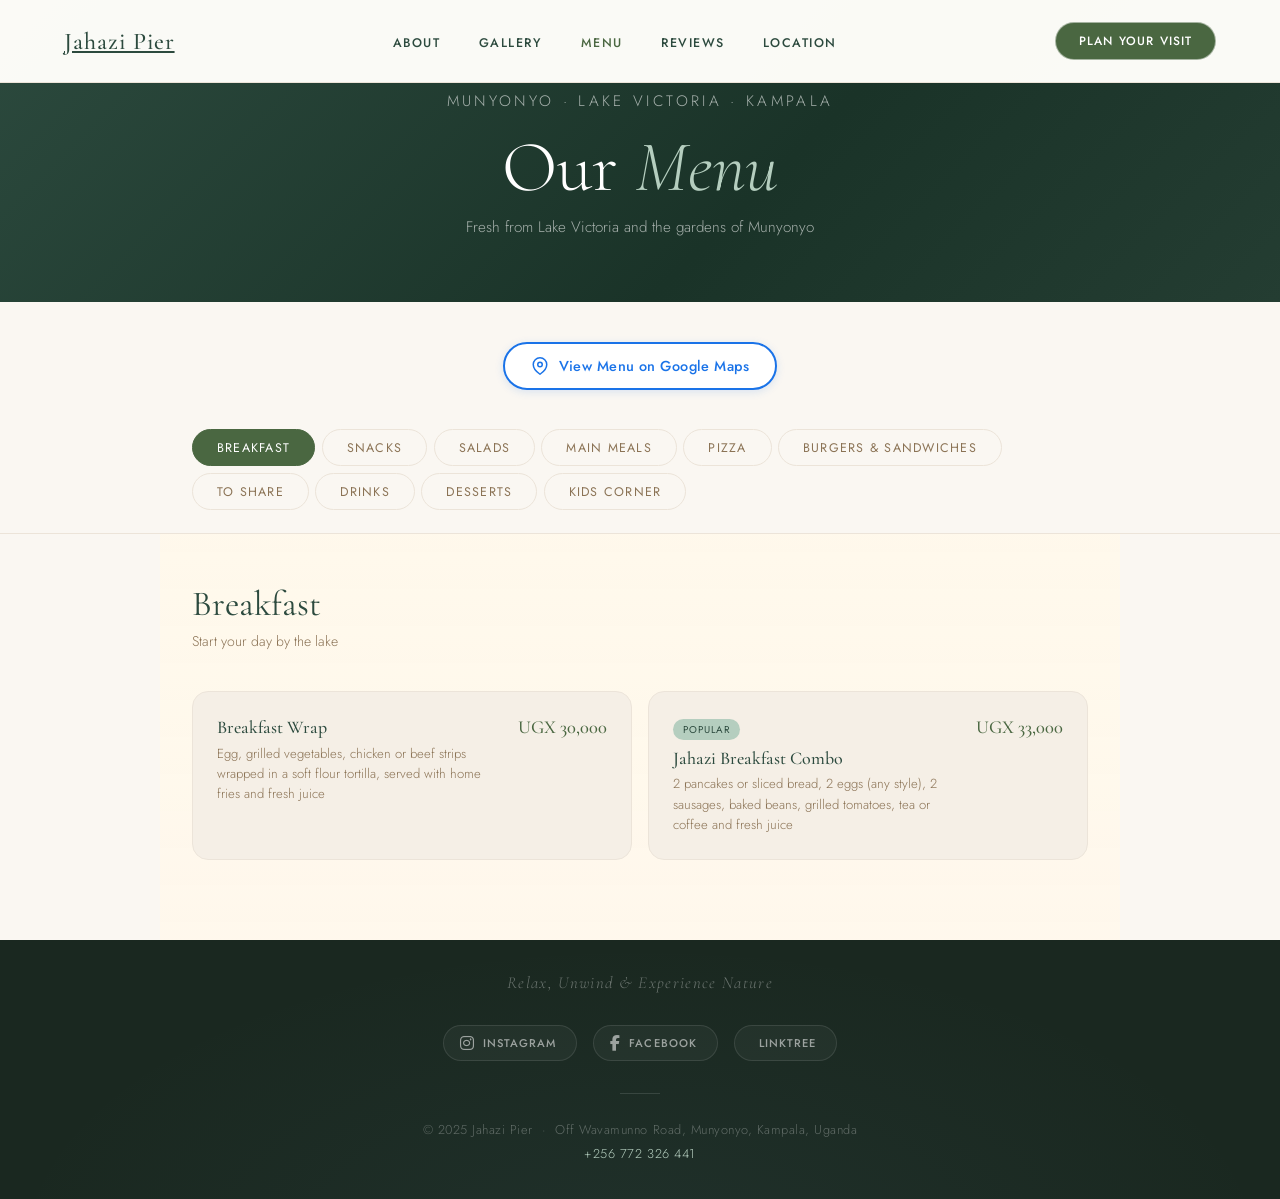
<file: menu.html>
<!DOCTYPE html>
<html lang="en">
<head>
  <meta charset="UTF-8" />
  <meta name="viewport" content="width=device-width, initial-scale=1.0" />
  <title>Menu — Jahazi Pier, Lake Victoria</title>
  <meta name="description" content="Explore the full menu at Jahazi Pier — fresh lake fish, East African mains, tropical drinks and desserts. Kampala's finest lakeside dining." />
  <link rel="preconnect" href="https://fonts.googleapis.com" />
  <link rel="preconnect" href="https://fonts.gstatic.com" crossorigin />
  <link href="https://fonts.googleapis.com/css2?family=Cormorant+Garamond:ital,wght@0,300;0,400;0,500;0,600;1,300;1,400&family=Jost:wght@300;400;500&display=swap" rel="stylesheet" />
  <link rel="stylesheet" href="styles.css" />
  <!-- Font Awesome 6 — brand icons -->
  <link rel="stylesheet" href="https://cdnjs.cloudflare.com/ajax/libs/font-awesome/6.5.2/css/all.min.css" integrity="sha512-SnH5WK+bZxgPHs44uWIX+LLJAJ9/2PkPKZ5QiAj6Ta86w+fsb2TkcmfRyVX3pBnMFcV7oQPJkl9QevSCWr3W==" crossorigin="anonymous" referrerpolicy="no-referrer" />

  <style>
    /* ── SECTION BACKGROUND IMAGES ── */
    #section-breakfast {
      background-image:
        linear-gradient(to bottom, rgba(255,248,235,0.92), rgba(255,248,235,0.88)),
        url('https://images.unsplash.com/photo-1533089860892-a7c6f0a88666?w=1400&q=80');
      background-size: cover;
      background-position: center;
    }
    #section-snacks {
      background-image:
        linear-gradient(to bottom, rgba(255,245,230,0.92), rgba(255,245,230,0.88)),
        url('img/snacks.jpeg');
      background-size: cover;
      background-position: center;
    }
    #section-salads {
      background-image:
        linear-gradient(to bottom, rgba(235,245,235,0.92), rgba(235,245,235,0.88)),
        url('img/salads.jpeg');
      background-size: cover;
      background-position: center;
    }
    #section-mains {
      background-image:
        linear-gradient(to bottom, rgba(240,235,225,0.92), rgba(240,235,225,0.88)),
        url('img/mainmeals.jpeg');
      background-size: cover;
      background-position: center;
    }
    #section-pizza {
      background-image:
        linear-gradient(to bottom, rgba(255,245,235,0.92), rgba(255,245,235,0.88)),
        url('img/pizza.jpeg');
      background-size: cover;
      background-position: center;
    }
    #section-burgers {
      background-image:
        linear-gradient(to bottom, rgba(255,245,230,0.93), rgba(255,245,230,0.88)),
        url('img/burger_sandwichs.jpeg');
      background-size: cover;
      background-position: center;
    }
    #section-toshare {
      background-image:
        linear-gradient(to bottom, rgba(245,238,228,0.92), rgba(245,238,228,0.88)),
        url('img/toshare.jpeg');
      background-size: cover;
      background-position: center;
    }
    #section-drinks {
      background-image:
        linear-gradient(to bottom, rgba(235,245,250,0.92), rgba(235,245,250,0.88)),
        url('img/drinks.jpeg');
      background-size: cover;
      background-position: center;
    }
    #section-desserts {
      background-image:
        linear-gradient(to bottom, rgba(255,245,240,0.92), rgba(255,245,240,0.88)),
        url('img/desserts.jpeg');
      background-size: cover;
      background-position: center;
    }
    #section-kids {
      background-image:
        linear-gradient(to bottom, rgba(245,250,255,0.92), rgba(245,250,255,0.88)),
        url('img/kidscorner.jpeg');
      background-size: cover;
      background-position: center;
    }

    /* ── GOOGLE MAPS BUTTON ── */
    .gmaps-btn-wrapper {
      display: flex;
      justify-content: center;
      padding: 2.5rem 1rem 1rem;
    }
    .gmaps-btn {
      display: inline-flex;
      align-items: center;
      gap: 0.6rem;
      background: #fff;
      border: 2px solid #1a73e8;
      color: #1a73e8;
      font-family: 'Jost', sans-serif;
      font-size: 0.9rem;
      font-weight: 500;
      letter-spacing: 0.03em;
      padding: 0.75rem 1.6rem;
      border-radius: 50px;
      text-decoration: none;
      transition: background 0.2s, color 0.2s, box-shadow 0.2s;
      box-shadow: 0 2px 8px rgba(26,115,232,0.15);
    }
    .gmaps-btn:hover {
      background: #1a73e8;
      color: #fff;
      box-shadow: 0 4px 16px rgba(26,115,232,0.3);
    }
    .gmaps-btn svg {
      width: 18px;
      height: 18px;
      flex-shrink: 0;
    }

    /* ── EXTRAS NOTE ── */
    .menu-extras-note {
      text-align: center;
      font-family: 'Jost', sans-serif;
      font-size: 0.85rem;
      color: #888;
      font-style: italic;
      padding: 0.5rem 1rem 2rem;
    }
    .menu-extras-note strong {
      color: #555;
      font-style: normal;
    }

    /* ── PRICE RANGE (for items with multiple sizes) ── */
    .dish-price-range {
      font-family: 'Jost', sans-serif;
      font-size: 0.8rem;
      color: #999;
      margin-top: 0.15rem;
    }

    /* ── TABS SCROLLABLE ON MOBILE ── */
    @media (max-width: 700px) {
      .menu-tabs {
        overflow-x: auto;
        -webkit-overflow-scrolling: touch;
        scrollbar-width: none;
        flex-wrap: nowrap;
        justify-content: flex-start;
        padding: 1rem;
      }
      .menu-tabs::-webkit-scrollbar { display: none; }
      .menu-tab { flex-shrink: 0; }
    }
  </style>
</head>
<body class="menu-page">

<!-- ── NAVIGATION ── -->
<nav id="navbar" class="scrolled">
  <a href="index.html" class="nav-logo">Jahazi Pier</a>
  <ul class="nav-links">
    <li><a href="index.html#about">About</a></li>
    <li><a href="index.html#gallery">Gallery</a></li>
    <li><a href="menu.html" style="color: var(--forest);">Menu</a></li>
    <li><a href="index.html#reviews">Reviews</a></li>
    <li><a href="index.html#location">Location</a></li>
  </ul>
  <a href="index.html#contact" class="nav-cta">Plan Your Visit</a>
  <div class="hamburger" onclick="toggleMobileMenu()">
    <span></span><span></span><span></span>
  </div>
</nav>

<!-- ── HERO ── -->
<div class="menu-hero">
  <div class="menu-hero-inner">
    <p class="menu-hero-eyebrow">Munyonyo · Lake Victoria · Kampala</p>
    <h1>Our <em>Menu</em></h1>
    <p>Fresh from Lake Victoria and the gardens of Munyonyo</p>
  </div>
</div>

<!-- ── GOOGLE MAPS BUTTON ── -->
<div class="gmaps-btn-wrapper">
  <a
    class="gmaps-btn"
    href="https://www.google.com/maps/place/Jahazi+Pier/@0.2382779,32.626758,15z/data=!4m18!1m10!3m9!1s0x177d960a8ead5df9:0x97e01d8159e94489!2sJahazi+Pier!8m2!3d0.2380684!4d32.6268393!10e5!14m1!1BCgIYIA!16s%2Fg%2F11h0pp4cb!3m6!1s0x177d960a8ead5df9:0x97e01d8159e94489!8m2!3d0.2380684!4d32.6268393!10e9!16s%2Fg%2F11h0pp4cb?entry=ttu&g_ep=EgoyMDI2MDQxMi4wIKXMDSoASAFQAw%3D%3D"
    target="_blank"
    rel="noopener noreferrer"
  >
    <svg viewBox="0 0 24 24" fill="none" stroke="currentColor" stroke-width="2" stroke-linecap="round" stroke-linejoin="round">
      <path d="M21 10c0 7-9 13-9 13S3 17 3 10a9 9 0 0118 0z"/>
      <circle cx="12" cy="10" r="3"/>
    </svg>
    View Menu on Google Maps
  </a>
</div>

<!-- ── STICKY TAB BAR ── -->
<div class="menu-tabs-wrapper">
  <div class="menu-tabs">
    <button class="menu-tab active"  onclick="showMenuSection('breakfast', this)">Breakfast</button>
    <button class="menu-tab"         onclick="showMenuSection('snacks', this)">Snacks</button>
    <button class="menu-tab"         onclick="showMenuSection('salads', this)">Salads</button>
    <button class="menu-tab"         onclick="showMenuSection('mains', this)">Main Meals</button>
    <button class="menu-tab"         onclick="showMenuSection('pizza', this)">Pizza</button>
    <button class="menu-tab"         onclick="showMenuSection('burgers', this)">Burgers &amp; Sandwiches</button>
    <button class="menu-tab"         onclick="showMenuSection('toshare', this)">To Share</button>
    <button class="menu-tab"         onclick="showMenuSection('drinks', this)">Drinks</button>
    <button class="menu-tab"         onclick="showMenuSection('desserts', this)">Desserts</button>
    <button class="menu-tab"         onclick="showMenuSection('kids', this)">Kids Corner</button>
  </div>
</div>


<!-- ══════════════════════════════════════════════
     BREAKFAST
════════════════════════════════════════════════ -->
<div class="menu-section active" id="section-breakfast">
  <div class="menu-section-header">
    <h2 class="menu-section-title">Breakfast</h2>
    <p class="menu-section-sub">Start your day by the lake</p>
  </div>
  <div class="menu-items-grid">
    <div class="menu-dish">
      <div class="dish-info">
        <h4>Breakfast Wrap</h4>
        <p>Egg, grilled vegetables, chicken or beef strips wrapped in a soft flour tortilla, served with home fries and fresh juice</p>
      </div>
      <div class="dish-price">UGX 30,000</div>
    </div>
    <div class="menu-dish">
      <div class="dish-info">
        <span class="dish-badge">Popular</span>
        <h4>Jahazi Breakfast Combo</h4>
        <p>2 pancakes or sliced bread, 2 eggs (any style), 2 sausages, baked beans, grilled tomatoes, tea or coffee and fresh juice</p>
      </div>
      <div class="dish-price">UGX 33,000</div>
    </div>
  </div>
</div>


<!-- ══════════════════════════════════════════════
     SNACKS
════════════════════════════════════════════════ -->
<div class="menu-section" id="section-snacks">
  <div class="menu-section-header">
    <h2 class="menu-section-title">Snacks</h2>
    <p class="menu-section-sub">Perfect bites with your lakeside view</p>
  </div>
  <div class="menu-items-grid">
    <div class="menu-dish">
      <div class="dish-info"><h4>Beef Brochettes</h4></div>
      <div class="dish-price">UGX 25,000</div>
    </div>
    <div class="menu-dish">
      <div class="dish-info"><h4>Beef Sausages</h4></div>
      <div class="dish-price">UGX 10,000</div>
    </div>
    <div class="menu-dish">
      <div class="dish-info"><h4>Chicken Wings</h4></div>
      <div class="dish-price">UGX 25,000</div>
    </div>
    <div class="menu-dish">
      <div class="dish-info"><h4>Chicken Nuggets</h4></div>
      <div class="dish-price">UGX 25,000</div>
    </div>
    <div class="menu-dish">
      <div class="dish-info"><h4>Chicken Brochettes</h4></div>
      <div class="dish-price">UGX 25,000</div>
    </div>
    <div class="menu-dish">
      <div class="dish-info"><h4>Fish Fingers</h4></div>
      <div class="dish-price">UGX 30,000</div>
    </div>
    <div class="menu-dish">
      <div class="dish-info">
        <h4>Samosas</h4>
        <p>Beef or Veg</p>
      </div>
      <div class="dish-price">UGX 15,000</div>
    </div>
    <div class="menu-dish">
      <div class="dish-info"><h4>Chips</h4></div>
      <div class="dish-price">UGX 15,000</div>
    </div>
    <div class="menu-dish">
      <div class="dish-info"><h4>Masala Chips</h4></div>
      <div class="dish-price">UGX 20,000</div>
    </div>
    <div class="menu-dish">
      <div class="dish-info"><h4>Plantain</h4></div>
      <div class="dish-price">UGX 10,000</div>
    </div>
  </div>
</div>


<!-- ══════════════════════════════════════════════
     SALADS
════════════════════════════════════════════════ -->
<div class="menu-section" id="section-salads">
  <div class="menu-section-header">
    <h2 class="menu-section-title">Salads</h2>
    <p class="menu-section-sub">Fresh, vibrant and made to order</p>
  </div>
  <div class="menu-items-grid">
    <div class="menu-dish">
      <div class="dish-info">
        <h4>Greek Salad</h4>
        <p>Feta cheese, olive oil, black olives, tomatoes, onions and cucumber served with homemade dressing</p>
      </div>
      <div class="dish-price">UGX 30,000</div>
    </div>
    <div class="menu-dish">
      <div class="dish-info">
        <h4>Chicken Salad</h4>
        <p>Grilled chicken strips on a bed of lettuce, tomatoes, onions and mozzarella served with homemade dressing</p>
      </div>
      <div class="dish-price">UGX 30,000</div>
    </div>
    <div class="menu-dish">
      <div class="dish-info">
        <h4>Buffalo Salad</h4>
        <p>Lettuce, onions, chicken, beef, potatoes, olives with a creamy dressing</p>
      </div>
      <div class="dish-price">UGX 30,000</div>
    </div>
  </div>
</div>


<!-- ══════════════════════════════════════════════
     MAIN MEALS
════════════════════════════════════════════════ -->
<div class="menu-section" id="section-mains">
  <div class="menu-section-header">
    <h2 class="menu-section-title">Main Meals</h2>
    <p class="menu-section-sub">Freshly prepared, celebrating the lake and the land</p>
  </div>
  <div class="menu-items-grid">

    <div class="menu-dish">
      <div class="dish-info">
        <span class="dish-badge">Popular</span>
        <h4>Fried Fish</h4>
        <p>Deep fried whole tilapia served with chips and kachumbari. Wet fry available at an additional UGX 5,000.</p>
        <div class="dish-price-range">S · M · L</div>
      </div>
      <div class="dish-price">UGX 40,000 – 60,000</div>
    </div>

    <div class="menu-dish">
      <div class="dish-info">
        <h4>Steamed Fish</h4>
        <p>Lightly seasoned and boiled whole tilapia served with rice, sweet potato or cassava and steamed vegetables</p>
      </div>
      <div class="dish-price">UGX 50,000 (M)</div>
    </div>

    <div class="menu-dish">
      <div class="dish-info">
        <span class="dish-badge">Chef's Special</span>
        <h4>Grilled Fish</h4>
        <p>Char grilled whole tilapia served with chips, cassava or sweet potato and kachumbari</p>
      </div>
      <div class="dish-price">UGX 50,000 (M)</div>
    </div>

    <div class="menu-dish">
      <div class="dish-info">
        <h4>Fish Fillet</h4>
        <p>Served with lemon butter, mushroom or curry sauce, chips and salad</p>
      </div>
      <div class="dish-price">UGX 40,000</div>
    </div>

    <div class="menu-dish">
      <div class="dish-info">
        <h4>Jahazi Chicken</h4>
        <p>Char grilled chicken served with chips and salad</p>
      </div>
      <div class="dish-price">Quarter UGX 30,000 · Whole UGX 70,000</div>
    </div>

    <div class="menu-dish">
      <div class="dish-info">
        <h4>Creamy Chicken Fillet</h4>
        <p>Lightly grilled chicken fillet in a creamy sauce served with rice and salad</p>
      </div>
      <div class="dish-price">UGX 40,000</div>
    </div>

    <div class="menu-dish">
      <div class="dish-info">
        <h4>Goat Choma</h4>
        <p>Charcoal roasted goat meat served with chips and kachumbari</p>
      </div>
      <div class="dish-price">UGX 50,000 / kg</div>
    </div>

    <div class="menu-dish">
      <div class="dish-info">
        <h4>Goat Fry</h4>
        <p>Wet or dry fried goat meat served with chips and kachumbari</p>
        <div class="dish-price-range">½kg · 1kg</div>
      </div>
      <div class="dish-price">UGX 25,000 – 45,000</div>
    </div>

  </div>
  <p class="menu-extras-note"><strong>Extras @ UGX 5,000 each:</strong> Rice · Mashed Potatoes · Posho · Cassava</p>
</div>


<!-- ══════════════════════════════════════════════
     PIZZA
════════════════════════════════════════════════ -->
<div class="menu-section" id="section-pizza">
  <div class="menu-section-header">
    <h2 class="menu-section-title">Pizza</h2>
    <p class="menu-section-sub">Stone-baked with lakeside flair</p>
  </div>
  <div class="menu-items-grid">
    <div class="menu-dish">
      <div class="dish-info">
        <h4>Chicken Pizza</h4>
        <p>Chicken, mushrooms, onions, tomatoes and mozzarella cheese</p>
      </div>
      <div class="dish-price">UGX 35,000</div>
    </div>
    <div class="menu-dish">
      <div class="dish-info">
        <h4>Beef Pizza</h4>
        <p>Minced beef, onions and mozzarella cheese</p>
      </div>
      <div class="dish-price">UGX 35,000</div>
    </div>
    <div class="menu-dish">
      <div class="dish-info">
        <span class="dish-badge">Vegetarian</span>
        <h4>Vegetarian Pizza</h4>
        <p>Spinach, mushrooms, bell peppers, tomatoes, onions and mozzarella cheese</p>
      </div>
      <div class="dish-price">UGX 30,000</div>
    </div>
    <div class="menu-dish">
      <div class="dish-info">
        <h4>Margherita</h4>
        <p>Tomato and mozzarella cheese</p>
      </div>
      <div class="dish-price">UGX 30,000</div>
    </div>
    <div class="menu-dish">
      <div class="dish-info">
        <span class="dish-badge">Popular</span>
        <h4>Half &amp; Half</h4>
        <p>Combine any two pizza flavours in one</p>
      </div>
      <div class="dish-price">UGX 35,000</div>
    </div>
  </div>
  <p class="menu-extras-note"><strong>Extra toppings @ UGX 3,000 each:</strong> Cheese · Pineapples</p>
</div>


<!-- ══════════════════════════════════════════════
     BURGERS & SANDWICHES
════════════════════════════════════════════════ -->
<div class="menu-section" id="section-burgers">
  <div class="menu-section-header">
    <h2 class="menu-section-title">Burgers &amp; Sandwiches</h2>
    <p class="menu-section-sub">Satisfying handfuls, served with chips and salad</p>
  </div>
  <div class="menu-items-grid">
    <div class="menu-dish">
      <div class="dish-info">
        <h4>Beef Burger</h4>
        <p>Beef patty in a bun garnished with lettuce, tomatoes, onions and pickles, served with chips and salad</p>
      </div>
      <div class="dish-price">UGX 32,000</div>
    </div>
    <div class="menu-dish">
      <div class="dish-info">
        <h4>Cheese Burger</h4>
        <p>Beef patty in a bun garnished with lettuce, tomatoes, onions, pickles and cheese, served with chips and salad</p>
      </div>
      <div class="dish-price">UGX 35,000</div>
    </div>
    <div class="menu-dish">
      <div class="dish-info">
        <span class="dish-badge">Popular</span>
        <h4>Chicken Burger</h4>
        <p>Chicken patty in a bun garnished with lettuce, tomatoes, onions and pickles, served with chips and salad</p>
      </div>
      <div class="dish-price">UGX 35,000</div>
    </div>
    <div class="menu-dish">
      <div class="dish-info">
        <h4>Clubhouse Sandwich</h4>
        <p>Triple decker sandwich with chicken, eggs, lettuce, pickles, tomatoes and onions, served with chips and salad</p>
      </div>
      <div class="dish-price">UGX 30,000</div>
    </div>
  </div>
</div>


<!-- ══════════════════════════════════════════════
     TO SHARE
════════════════════════════════════════════════ -->
<div class="menu-section" id="section-toshare">
  <div class="menu-section-header">
    <h2 class="menu-section-title">To Share</h2>
    <p class="menu-section-sub">Generous platters made for the table</p>
  </div>
  <div class="menu-items-grid">
    <div class="menu-dish">
      <div class="dish-info">
        <h4>Snack Platter</h4>
        <p>Choose 3 meats from: Fish Fingers, Chicken Wings, Chicken Brochettes, Beef Brochettes, Meatballs. Choose 3 sides from: Potato Wedges, Sauté Potatoes, Chips, Coleslaw, Garden Salad.</p>
      </div>
      <div class="dish-price">UGX 100,000</div>
    </div>
    <div class="menu-dish">
      <div class="dish-info">
        <span class="dish-badge">Popular</span>
        <h4>Mixed Grill Platter</h4>
        <p>Beef satay, goat skewers, chicken skewers, potato wedges and salad</p>
        <div class="dish-price-range">Large (serves 5–6) · Small (serves 2–3)</div>
      </div>
      <div class="dish-price">UGX 80,000 – 110,000</div>
    </div>
  </div>
</div>


<!-- ══════════════════════════════════════════════
     DRINKS
════════════════════════════════════════════════ -->
<div class="menu-section" id="section-drinks">
  <div class="menu-section-header">
    <h2 class="menu-section-title">Drinks</h2>
    <p class="menu-section-sub">Sip and savour with the lake breeze</p>
  </div>
  <div class="menu-items-grid">
    <div class="menu-dish">
      <div class="dish-info">
        <span class="dish-badge">Signature</span>
        <h4>African Coffee Pot</h4>
        <p>Rich, full-bodied Ugandan arabica coffee, brewed fresh and served in a traditional pot</p>
      </div>
      <div class="dish-price">UGX 12,000</div>
    </div>
    <div class="menu-dish">
      <div class="dish-info">
        <h4>Fresh Passion Juice</h4>
        <p>Freshly squeezed passion fruit, served chilled with optional sugar cane</p>
      </div>
      <div class="dish-price">UGX 8,000</div>
    </div>
    <div class="menu-dish">
      <div class="dish-info">
        <h4>Mango Smoothie</h4>
        <p>Blended ripe Ugandan mangoes with a hint of ginger and lime</p>
      </div>
      <div class="dish-price">UGX 12,000</div>
    </div>
    <div class="menu-dish">
      <div class="dish-info">
        <h4>Masala Chai</h4>
        <p>Spiced Ugandan tea with cardamom, ginger, cinnamon and hot milk</p>
      </div>
      <div class="dish-price">UGX 8,000</div>
    </div>
    <div class="menu-dish">
      <div class="dish-info">
        <h4>Cold Beer (Bottle)</h4>
        <p>Bell, Nile Special, Tusker — served ice cold. Ask about seasonal imports.</p>
      </div>
      <div class="dish-price">UGX 6,000+</div>
    </div>
    <div class="menu-dish">
      <div class="dish-info">
        <h4>Soft Drinks</h4>
        <p>Sodas, sparkling water, still water — all served chilled</p>
      </div>
      <div class="dish-price">UGX 4,000+</div>
    </div>
    <div class="menu-dish">
      <div class="dish-info">
        <span class="dish-badge">Popular</span>
        <h4>Waragi Cocktail</h4>
        <p>Uganda's local gin, mixed with tonic, lime, and fresh herbs over ice</p>
      </div>
      <div class="dish-price">UGX 18,000</div>
    </div>
    <div class="menu-dish">
      <div class="dish-info">
        <h4>Pineapple &amp; Ginger Juice</h4>
        <p>Cold-pressed pineapple with fresh ginger root — zesty and refreshing</p>
      </div>
      <div class="dish-price">UGX 10,000</div>
    </div>
  </div>
</div>


<!-- ══════════════════════════════════════════════
     DESSERTS
════════════════════════════════════════════════ -->
<div class="menu-section" id="section-desserts">
  <div class="menu-section-header">
    <h2 class="menu-section-title">Desserts</h2>
    <p class="menu-section-sub">Sweet finales inspired by the tropics</p>
  </div>
  <div class="menu-items-grid">
    <div class="menu-dish">
      <div class="dish-info">
        <h4>Ice Cream Sundae</h4>
        <p>2 scoops of ice cream topped with fruits and a choice of chocolate or strawberry sauce</p>
      </div>
      <div class="dish-price">UGX 17,000</div>
    </div>
    <div class="menu-dish">
      <div class="dish-info">
        <h4>Ice Cream</h4>
        <p>2 scoops of chocolate, vanilla or strawberry</p>
      </div>
      <div class="dish-price">UGX 16,000</div>
    </div>
    <div class="menu-dish">
      <div class="dish-info">
        <span class="dish-badge">Vegan</span>
        <h4>Fruit Platter</h4>
        <p>Assorted fruits in season</p>
      </div>
      <div class="dish-price">UGX 12,000</div>
    </div>
    <div class="menu-dish">
      <div class="dish-info">
        <span class="dish-badge">Popular</span>
        <h4>Fried Ripe Plantain</h4>
        <p>Sweet golden plantain fried until caramelised, served with a scoop of vanilla ice cream</p>
      </div>
      <div class="dish-price">UGX 12,000</div>
    </div>
    <div class="menu-dish">
      <div class="dish-info">
        <h4>Ugandan Mandazi</h4>
        <p>Warm coconut doughnut pillows dusted with cinnamon sugar, served with honey</p>
      </div>
      <div class="dish-price">UGX 10,000</div>
    </div>
    <div class="menu-dish">
      <div class="dish-info">
        <h4>Chocolate Lava Cake</h4>
        <p>Rich dark chocolate sponge with a molten centre, served warm with cream</p>
      </div>
      <div class="dish-price">UGX 22,000</div>
    </div>
  </div>
</div>


<!-- ══════════════════════════════════════════════
     KIDS CORNER
════════════════════════════════════════════════ -->
<div class="menu-section" id="section-kids">
  <div class="menu-section-header">
    <h2 class="menu-section-title">Kids Corner</h2>
    <p class="menu-section-sub">Little plates for little adventurers</p>
  </div>
  <div class="menu-items-grid">
    <div class="menu-dish">
      <div class="dish-info">
        <h4>Mini Meatballs</h4>
        <p>Bite-sized beef meatballs served with chips or mashed potatoes</p>
      </div>
      <div class="dish-price">UGX 25,000</div>
    </div>
    <div class="menu-dish">
      <div class="dish-info">
        <span class="dish-badge">Popular</span>
        <h4>Crunchy Chicken Strips</h4>
        <p>Served with chips</p>
      </div>
      <div class="dish-price">UGX 25,000</div>
    </div>
  </div>
</div>


<!-- ── FOOTER ── -->
<footer class="site-footer">
  <div class="footer-inner">
    <!-- Wave top border -->
    <div class="footer-wave" aria-hidden="true">
      <svg viewBox="0 0 1440 60" preserveAspectRatio="none" xmlns="http://www.w3.org/2000/svg">
        <path d="M0,30 C240,60 480,0 720,30 C960,60 1200,0 1440,30 L1440,0 L0,0 Z" fill="#1a2820"/>
      </svg>
    </div>

    <p class="footer-tagline">Relax, Unwind &amp; Experience Nature</p>

    <!-- Social icons -->
    <div class="footer-socials">
      <a href="https://www.instagram.com/jahazipier/" target="_blank" rel="noopener"
         class="social-icon social-icon--instagram" aria-label="Follow us on Instagram">
        <i class="fa-brands fa-instagram"></i>
        <span class="social-label">Instagram</span>
      </a>
      <a href="https://www.facebook.com/1508786229438790?ref=NONE_xav_ig_profile_page_web" target="_blank" rel="noopener"
         class="social-icon social-icon--facebook" aria-label="Find us on Facebook">
        <i class="fa-brands fa-facebook-f"></i>
        <span class="social-label">Facebook</span>
      </a>
      <a href="https://linktr.ee/jahazipier?utm_source=ig&utm_medium=social&utm_content=link_in_bio&fbclid=PAZXh0bgNhZW0CMTEAc3J0YwZhcHBfaWQMMjU2MjgxMDQwNTU4AAGnOGfTy0cs22kMyBUeYzEqutscF2AeB3Iem0Pvd-lDtECPckwCUnAMdl1Hie4_aem_DeRM4I2eyAQo8Iw3Jb5TpQ" target="_blank" rel="noopener"
         class="social-icon social-icon--linktree" aria-label="All our links on Linktree">
        <i class="fa-brands fa-linktree"></i>
        <span class="social-label">Linktree</span>
      </a>
    </div>

    <div class="footer-divider"></div>

    <div class="footer-bottom">
      <p>© 2025 Jahazi Pier &nbsp;·&nbsp; Off Wavamunno Road, Munyonyo, Kampala, Uganda</p>
      <p><a href="tel:+256772326441">+256 772 326 441</a></p>
    </div>
  </div>
</footer>

<script src="script.js"></script>
<script>
  // Override the tab switching to match new section IDs
  function showMenuSection(sectionId, btn) {
    document.querySelectorAll('.menu-section').forEach(s => s.classList.remove('active'));
    document.querySelectorAll('.menu-tab').forEach(b => b.classList.remove('active'));
    const target = document.getElementById('section-' + sectionId);
    if (target) target.classList.add('active');
    if (btn) btn.classList.add('active');
  }
</script>
</body>
</html>
</file>
<file: styles.css>
*, *::before, *::after { margin: 0; padding: 0; box-sizing: border-box; }

:root {
  --sand: #f5efe6;
  --cream: #faf7f2;
  --beige: #ece4d9;
  --tan: #c9b99a;
  --bark: #8b7355;
  --forest: #4a6741;
  --sage: #7a9972;
  --mist: #b5cebf;
  --sky: #a8c5d6;
  --water: #6b9fb5;
  --deep: #2c4a3e;
  --charcoal: #3a3530;
  --text: #4a4035;
}

html { scroll-behavior: smooth; font-size: 16px; }

body {
  font-family: 'Jost', sans-serif;
  background: var(--cream);
  color: var(--text);
  overflow-x: hidden;
}

/* ─── NAV ─── */
nav {
  position: fixed;
  top: 0; left: 0; right: 0;
  z-index: 1000;
  display: flex;
  align-items: center;
  justify-content: space-between;
  padding: 1.4rem 4rem;
  transition: background 0.4s, backdrop-filter 0.4s, box-shadow 0.4s;
}
nav.scrolled {
  background: rgba(250, 247, 242, 0.92);
  backdrop-filter: blur(12px);
  box-shadow: 0 1px 24px rgba(74, 64, 53, 0.08);
}
.nav-logo {
  font-family: 'Cormorant Garamond', serif;
  font-size: 1.5rem;
  font-weight: 500;
  color: white;
  letter-spacing: 0.04em;
  transition: color 0.4s;
}
nav.scrolled .nav-logo { color: var(--deep); }
.nav-links {
  display: flex;
  gap: 2.4rem;
  list-style: none;
}
.nav-links a {
  text-decoration: none;
  font-size: 0.78rem;
  font-weight: 500;
  letter-spacing: 0.12em;
  text-transform: uppercase;
  color: rgba(255,255,255,0.85);
  transition: color 0.3s;
}
nav.scrolled .nav-links a { color: var(--bark); }
.nav-links a:hover { color: white; }
nav.scrolled .nav-links a:hover { color: var(--forest); }

.nav-cta {
  font-size: 0.75rem;
  letter-spacing: 0.1em;
  text-transform: uppercase;
  font-weight: 500;
  padding: 0.55rem 1.4rem;
  border: 1px solid rgba(255,255,255,0.5);
  border-radius: 2rem;
  color: white;
  text-decoration: none;
  transition: all 0.3s;
}
nav.scrolled .nav-cta {
  border-color: var(--forest);
  color: var(--forest);
}
.nav-cta:hover {
  background: white;
  color: var(--forest) !important;
  border-color: white;
}

/* Hamburger */
.hamburger { display: none; flex-direction: column; gap: 5px; cursor: pointer; }
.hamburger span { display: block; width: 22px; height: 2px; background: white; transition: all 0.3s; border-radius: 2px; }
nav.scrolled .hamburger span { background: var(--charcoal); }

/* ─── HERO ─── */
#hero {
  position: relative;
  height: 100vh;
  min-height: 640px;
  display: flex;
  align-items: center;
  justify-content: center;
  text-align: center;
  overflow: hidden;
  background: #1a2e24; /* dark fallback so no white flash */
}
.hero-bg {
  position: absolute; inset: 0;
  background:
    linear-gradient(to bottom, rgba(30,50,40,0.45) 0%, rgba(20,40,32,0.3) 40%, rgba(40,60,50,0.6) 100%),
    url('https://images.unsplash.com/photo-1506905925346-21bda4d32df4?w=1800&q=80') center/cover no-repeat;
  transform: scale(1.02);
  opacity: 0;
  transition: transform 6s ease-out, opacity 0.8s ease-out;
}
.hero-bg.loaded {
  opacity: 1;
}
.hero-bg.loaded { transform: scale(1); opacity: 1; }

/* Hero pills */
.hero-pills {
  display: flex;
  gap: 0.6rem;
  justify-content: center;
  flex-wrap: wrap;
  margin-bottom: 2rem;
  opacity: 0;
  animation: fadeUp 1s 0.85s forwards;
}
.hero-pill {
  background: rgba(255,255,255,0.12);
  border: 1px solid rgba(255,255,255,0.25);
  color: rgba(255,255,255,0.9);
  padding: 0.4rem 1rem;
  border-radius: 2rem;
  font-size: 0.78rem;
  font-weight: 400;
  letter-spacing: 0.06em;
  backdrop-filter: blur(8px);
}

/* Floating CTA */
.float-cta {
  position: fixed;
  bottom: 1.8rem;
  right: 1.8rem;
  z-index: 900;
  background: var(--forest);
  color: white;
  padding: 0.85rem 1.8rem;
  border-radius: 3rem;
  text-decoration: none;
  font-size: 0.78rem;
  font-weight: 500;
  letter-spacing: 0.1em;
  text-transform: uppercase;
  box-shadow: 0 8px 32px rgba(74,103,65,0.45);
  transition: all 0.3s;
  display: flex;
  align-items: center;
  gap: 0.5rem;
  opacity: 0;
  transform: translateY(20px);
  pointer-events: none;
}
.float-cta.visible {
  opacity: 1;
  transform: translateY(0);
  pointer-events: all;
}
.float-cta:hover {
  background: var(--deep);
  transform: translateY(-3px);
  box-shadow: 0 12px 40px rgba(74,103,65,0.55);
}

/* Shimmer overlay */
.hero-bg::after {
  content: '';
  position: absolute; inset: 0;
  background: linear-gradient(160deg, transparent 50%, rgba(107,159,181,0.18));
  pointer-events: none;
}

.hero-content {
  position: relative;
  z-index: 2;
  max-width: 780px;
  padding: 0 2rem;
}
.hero-eyebrow {
  font-size: 0.72rem;
  letter-spacing: 0.22em;
  text-transform: uppercase;
  color: var(--mist);
  margin-bottom: 1.2rem;
  font-weight: 400;
  opacity: 0;
  animation: fadeUp 0.9s 0.3s forwards;
}
.hero-title {
  font-family: 'Cormorant Garamond', serif;
  font-size: clamp(3.5rem, 8vw, 6.5rem);
  font-weight: 300;
  color: white;
  line-height: 1.06;
  letter-spacing: -0.01em;
  margin-bottom: 1.2rem;
  opacity: 0;
  animation: fadeUp 1s 0.5s forwards;
}
.hero-title em {
  font-style: italic;
  color: var(--mist);
}
.hero-tagline {
  font-size: 1rem;
  font-weight: 300;
  color: rgba(255,255,255,0.8);
  letter-spacing: 0.06em;
  margin-bottom: 2.8rem;
  opacity: 0;
  animation: fadeUp 1s 0.7s forwards;
}
.hero-buttons {
  display: flex;
  gap: 1rem;
  justify-content: center;
  flex-wrap: wrap;
  opacity: 0;
  animation: fadeUp 1s 0.9s forwards;
}
.btn-primary {
  background: var(--forest);
  color: white;
  padding: 0.9rem 2.4rem;
  border-radius: 3rem;
  text-decoration: none;
  font-size: 0.8rem;
  letter-spacing: 0.1em;
  text-transform: uppercase;
  font-weight: 500;
  transition: all 0.3s;
  border: 2px solid var(--forest);
}
.btn-primary:hover {
  background: transparent;
  color: white;
  border-color: white;
  transform: translateY(-2px);
}
.btn-outline {
  background: transparent;
  color: white;
  padding: 0.9rem 2.4rem;
  border-radius: 3rem;
  text-decoration: none;
  font-size: 0.8rem;
  letter-spacing: 0.1em;
  text-transform: uppercase;
  font-weight: 500;
  border: 2px solid rgba(255,255,255,0.5);
  transition: all 0.3s;
}
.btn-outline:hover {
  background: rgba(255,255,255,0.12);
  border-color: white;
  transform: translateY(-2px);
}

.hero-scroll {
  position: absolute;
  bottom: 2.5rem; left: 50%;
  transform: translateX(-50%);
  display: flex;
  flex-direction: column;
  align-items: center;
  gap: 0.5rem;
  opacity: 0;
  animation: fadeIn 1s 1.4s forwards;
}
.scroll-line {
  width: 1px;
  height: 50px;
  background: linear-gradient(to bottom, rgba(255,255,255,0.6), transparent);
  animation: scrollPulse 2s infinite;
}
.scroll-text {
  font-size: 0.65rem;
  letter-spacing: 0.18em;
  text-transform: uppercase;
  color: rgba(255,255,255,0.5);
}

/* ─── SECTION BASE ─── */
section { padding: 7rem 0; }
.container { max-width: 1180px; margin: 0 auto; padding: 0 2rem; }
.section-label {
  font-size: 0.68rem;
  letter-spacing: 0.22em;
  text-transform: uppercase;
  color: var(--sage);
  margin-bottom: 0.8rem;
  font-weight: 500;
}
.section-title {
  font-family: 'Cormorant Garamond', serif;
  font-size: clamp(2.2rem, 4vw, 3.2rem);
  font-weight: 400;
  color: var(--deep);
  line-height: 1.2;
  margin-bottom: 1.5rem;
}
.section-title em { font-style: italic; color: var(--forest); }
.divider {
  width: 50px;
  height: 2px;
  background: linear-gradient(to right, var(--sage), var(--mist));
  margin-bottom: 2rem;
  border-radius: 2px;
}

/* ─── ABOUT ─── */
#about { background: var(--sand); }
.about-grid {
  display: grid;
  grid-template-columns: 1fr 1fr;
  gap: 6rem;
  align-items: center;
}
.about-text p {
  font-size: 1.05rem;
  line-height: 1.85;
  color: var(--text);
  font-weight: 300;
  margin-bottom: 1.2rem;
}
.about-text p:first-of-type {
  font-family: 'Cormorant Garamond', serif;
  font-size: 1.3rem;
  font-weight: 400;
  color: var(--deep);
  font-style: italic;
}
.about-stats {
  display: grid;
  grid-template-columns: 1fr 1fr;
  gap: 1.5rem;
  margin-top: 2.5rem;
}
.stat-card {
  background: var(--cream);
  padding: 1.5rem;
  border-radius: 12px;
  border: 1px solid var(--beige);
}
.stat-number {
  font-family: 'Cormorant Garamond', serif;
  font-size: 2rem;
  font-weight: 500;
  color: var(--forest);
}
.stat-label {
  font-size: 0.78rem;
  color: var(--bark);
  letter-spacing: 0.06em;
  margin-top: 0.2rem;
  font-weight: 300;
}
.about-images {
  display: grid;
  grid-template-columns: 1fr 1fr;
  grid-template-rows: auto auto;
  gap: 1rem;
}
.about-img {
  border-radius: 16px;
  overflow: hidden;
  cursor: pointer;
}
.about-img:first-child {
  grid-column: 1 / -1;
  height: 260px;
}
.about-img:nth-child(2),
.about-img:nth-child(3) { height: 180px; }
.about-img img {
  width: 100%; height: 100%;
  object-fit: cover;
  transition: transform 0.6s ease;
  display: block;
}
.about-img:hover img { transform: scale(1.05); }

/* ─── FEATURES ─── */
#features {
  background: var(--cream);
  padding: 5rem 0;
}
.features-grid {
  display: grid;
  grid-template-columns: repeat(4, 1fr);
  gap: 2rem;
}
.feature-card {
  text-align: center;
  padding: 2.5rem 1.5rem;
  border-radius: 20px;
  background: var(--sand);
  border: 1px solid var(--beige);
  transition: transform 0.3s, box-shadow 0.3s;
}
.feature-card:hover {
  transform: translateY(-6px);
  box-shadow: 0 20px 50px rgba(74, 103, 65, 0.1);
}
.feature-icon {
  font-size: 2rem;
  margin-bottom: 1rem;
}
.feature-card h3 {
  font-family: 'Cormorant Garamond', serif;
  font-size: 1.25rem;
  font-weight: 500;
  color: var(--deep);
  margin-bottom: 0.6rem;
}
.feature-card p {
  font-size: 0.87rem;
  color: var(--bark);
  line-height: 1.7;
  font-weight: 300;
}

/* ─── GALLERY ─── */
#gallery { background: var(--sand); }
.gallery-header { text-align: center; margin-bottom: 3.5rem; }
.gallery-header .divider { margin: 0 auto 2rem; }

.gallery-grid {
  display: grid;
  grid-template-columns: repeat(12, 1fr);
  grid-auto-rows: 200px;
  gap: 1rem;
}
.gallery-item {
  overflow: hidden;
  border-radius: 14px;
  cursor: pointer;
  position: relative;
}
.gallery-item:nth-child(1) { grid-column: span 5; grid-row: span 2; }
.gallery-item:nth-child(2) { grid-column: span 4; grid-row: span 1; }
.gallery-item:nth-child(3) { grid-column: span 3; grid-row: span 1; }
.gallery-item:nth-child(4) { grid-column: span 4; grid-row: span 1; }
.gallery-item:nth-child(5) { grid-column: span 3; grid-row: span 1; }
.gallery-item:nth-child(6) { grid-column: span 4; grid-row: span 2; }
.gallery-item:nth-child(7) { grid-column: span 3; grid-row: span 1; }
.gallery-item:nth-child(8) { grid-column: span 5; grid-row: span 1; }
.gallery-item:nth-child(9) { grid-column: span 3; grid-row: span 1; }
.gallery-item:nth-child(10) { grid-column: span 5; grid-row: span 1; }

.gallery-item img {
  width: 100%; height: 100%;
  object-fit: cover;
  transition: transform 0.6s ease;
  display: block;
}
.gallery-item:hover img { transform: scale(1.08); }
.gallery-overlay {
  position: absolute;
  inset: 0;
  background: rgba(44,74,62,0.5);
  opacity: 0;
  transition: opacity 0.3s;
  display: flex;
  align-items: center;
  justify-content: center;
}
.gallery-item:hover .gallery-overlay { opacity: 1; }
.gallery-overlay span { color: white; font-size: 1.5rem; }

/* ─── MENU PREVIEW ─── */
#menu-preview {
  background: var(--deep);
  color: white;
}
.menu-preview-inner {
  display: grid;
  grid-template-columns: 1fr 1fr;
  gap: 6rem;
  align-items: center;
}
.menu-preview-text .section-label { color: var(--mist); }
.menu-preview-text .section-title { color: white; }
.menu-preview-text .divider { background: linear-gradient(to right, var(--mist), transparent); }
.menu-preview-text p {
  color: rgba(255,255,255,0.7);
  line-height: 1.8;
  font-weight: 300;
  margin-bottom: 2rem;
}
.menu-cards {
  display: flex;
  flex-direction: column;
  gap: 1rem;
}
.menu-preview-card {
  background: rgba(255,255,255,0.06);
  border: 1px solid rgba(255,255,255,0.1);
  border-radius: 14px;
  padding: 1.4rem 1.6rem;
  display: flex;
  align-items: center;
  justify-content: space-between;
  transition: background 0.3s;
}
.menu-preview-card:hover { background: rgba(255,255,255,0.1); }
.menu-item-info h4 {
  font-family: 'Cormorant Garamond', serif;
  font-size: 1.1rem;
  font-weight: 400;
  color: white;
  margin-bottom: 0.2rem;
}
.menu-item-info p {
  font-size: 0.8rem;
  color: rgba(255,255,255,0.5);
  margin: 0;
}
.menu-item-price {
  font-family: 'Cormorant Garamond', serif;
  font-size: 1.1rem;
  color: var(--mist);
  font-weight: 500;
  white-space: nowrap;
}
.btn-menu-full {
  display: inline-flex;
  align-items: center;
  gap: 0.6rem;
  background: var(--sage);
  color: white;
  padding: 0.9rem 2.2rem;
  border-radius: 3rem;
  text-decoration: none;
  font-size: 0.8rem;
  letter-spacing: 0.1em;
  text-transform: uppercase;
  font-weight: 500;
  transition: all 0.3s;
}
.btn-menu-full:hover {
  background: var(--forest);
  transform: translateY(-2px);
}

/* ─── REVIEWS ─── */
#reviews { background: var(--cream); }
.reviews-header { text-align: center; margin-bottom: 1rem; }
.reviews-header .divider { margin: 0 auto 2rem; }
.rating-banner {
  display: inline-flex;
  align-items: center;
  gap: 1rem;
  background: var(--sand);
  border: 1px solid var(--beige);
  padding: 1rem 2rem;
  border-radius: 3rem;
  margin-bottom: 3.5rem;
}
.rating-big {
  font-family: 'Cormorant Garamond', serif;
  font-size: 2.4rem;
  font-weight: 500;
  color: var(--deep);
  line-height: 1;
}
.stars-row { color: #c8a84b; font-size: 1.1rem; }
.rating-label { font-size: 0.8rem; color: var(--bark); font-weight: 300; }

.reviews-grid {
  display: grid;
  grid-template-columns: repeat(3, 1fr);
  gap: 1.5rem;
}
.review-card {
  background: var(--sand);
  border: 1px solid var(--beige);
  border-radius: 20px;
  padding: 2rem;
  transition: transform 0.3s, box-shadow 0.3s;
  position: relative;
}
.review-card:hover {
  transform: translateY(-5px);
  box-shadow: 0 20px 50px rgba(74, 103, 65, 0.1);
}
.review-card::before {
  content: '"';
  font-family: 'Cormorant Garamond', serif;
  font-size: 5rem;
  color: var(--mist);
  position: absolute;
  top: -0.5rem; left: 1.2rem;
  line-height: 1;
  opacity: 0.5;
}
.review-stars { color: #c8a84b; font-size: 0.85rem; margin-bottom: 0.8rem; }
.review-text {
  font-size: 0.92rem;
  line-height: 1.75;
  color: var(--text);
  font-weight: 300;
  font-style: italic;
  margin-bottom: 1.4rem;
}
.review-author {
  display: flex;
  align-items: center;
  gap: 0.8rem;
}
.review-avatar {
  width: 38px; height: 38px;
  border-radius: 50%;
  background: var(--sage);
  display: flex;
  align-items: center;
  justify-content: center;
  color: white;
  font-size: 0.85rem;
  font-weight: 500;
  flex-shrink: 0;
}
.review-name {
  font-size: 0.85rem;
  font-weight: 500;
  color: var(--deep);
}
.review-source {
  font-size: 0.72rem;
  color: var(--bark);
  font-weight: 300;
}

/* ── Review card: Google link ── */
.review-link {
  display: inline-flex;
  align-items: center;
  gap: 0.45rem;
  margin-top: 1.2rem;
  font-size: 0.72rem;
  font-weight: 500;
  letter-spacing: 0.06em;
  text-transform: uppercase;
  color: var(--bark);
  text-decoration: none;
  transition: color 0.25s;
}
.review-link:hover { color: var(--forest); }
.google-g {
  width: 16px;
  height: 16px;
  flex-shrink: 0;
  vertical-align: middle;
}

/* ─── LOCATION ─── */
#location { background: var(--sand); }
.location-grid {
  display: grid;
  grid-template-columns: 1fr 1.4fr;
  gap: 4rem;
  align-items: start;
}
.location-info h3 {
  font-family: 'Cormorant Garamond', serif;
  font-size: 1.6rem;
  font-weight: 400;
  color: var(--deep);
  margin-bottom: 0.5rem;
}
.location-detail {
  display: flex;
  gap: 1rem;
  align-items: flex-start;
  padding: 1.2rem 0;
  border-bottom: 1px solid var(--beige);
}
.location-detail:last-of-type { border-bottom: none; }
.loc-icon { font-size: 1.2rem; flex-shrink: 0; padding-top: 0.1rem; }
.loc-label {
  font-size: 0.7rem;
  letter-spacing: 0.12em;
  text-transform: uppercase;
  color: var(--sage);
  font-weight: 500;
  margin-bottom: 0.3rem;
}
.loc-value {
  font-size: 0.92rem;
  color: var(--text);
  font-weight: 300;
  line-height: 1.6;
}
.hours-grid {
  display: grid;
  grid-template-columns: 1fr 1fr;
  gap: 0.2rem 1.5rem;
}
.hour-row {
  font-size: 0.87rem;
  color: var(--text);
  font-weight: 300;
  display: flex;
  justify-content: space-between;
  padding: 0.15rem 0;
}
.hour-row .day { color: var(--bark); font-size: 0.8rem; }
.map-container {
  border-radius: 20px;
  overflow: hidden;
  box-shadow: 0 20px 60px rgba(44,74,62,0.15);
  height: 420px;
}
.map-container iframe { width: 100%; height: 100%; border: none; display: block; }

/* ─── CONTACT / CTA ─── */
#contact {
  background: linear-gradient(135deg, var(--deep) 0%, #1a3328 50%, #2c4a3e 100%);
  color: white;
  text-align: center;
  padding: 5rem 0 4rem;
}
#contact .section-label { color: var(--mist); }
#contact .section-title { color: white; }
#contact .divider { margin: 0 auto 1.5rem; background: linear-gradient(to right, var(--mist), transparent); }
#contact p {
  color: rgba(255,255,255,0.65);
  font-size: 1rem;
  font-weight: 300;
  max-width: 520px;
  margin: 0 auto 2.5rem;
  line-height: 1.8;
}
.contact-actions { display: flex; gap: 1rem; justify-content: center; flex-wrap: wrap; }
.btn-visit {
  background: var(--sage);
  color: white;
  padding: 1rem 2.6rem;
  border-radius: 3rem;
  text-decoration: none;
  font-size: 0.82rem;
  letter-spacing: 0.1em;
  text-transform: uppercase;
  font-weight: 500;
  transition: all 0.3s;
}
.btn-visit:hover {
  background: var(--forest);
  transform: translateY(-2px);
  box-shadow: 0 10px 30px rgba(74,103,65,0.35);
}
.btn-call {
  background: transparent;
  color: white;
  padding: 1rem 2.6rem;
  border-radius: 3rem;
  text-decoration: none;
  font-size: 0.82rem;
  letter-spacing: 0.1em;
  text-transform: uppercase;
  font-weight: 500;
  border: 1.5px solid rgba(255,255,255,0.35);
  transition: all 0.3s;
}
.btn-call:hover {
  border-color: white;
  background: rgba(255,255,255,0.08);
}

/* ─── FOOTER ─── */
.site-footer {
  background: #1a2820;
  color: rgba(255,255,255,0.5);
  text-align: center;
  font-size: 0.8rem;
  font-weight: 300;
  letter-spacing: 0.04em;
  position: relative;
  overflow: hidden;
}
/* Subtle animated shimmer on footer background */
.site-footer::before {
  content: '';
  position: absolute;
  inset: 0;
  background: radial-gradient(ellipse at 50% 120%, rgba(107,159,181,0.07) 0%, transparent 70%);
  pointer-events: none;
  animation: footerGlow 8s ease-in-out infinite alternate;
}
@keyframes footerGlow {
  from { opacity: 0.4; transform: scale(1); }
  to   { opacity: 1;   transform: scale(1.15); }
}

.footer-wave {
  display: none; /* hidden — was rendering as white blob */
}

.footer-inner {
  position: relative;
  z-index: 1;
  padding: 2rem 2rem 2rem;
  max-width: 700px;
  margin: 0 auto;
}

.footer-logo {
  display: block;
  height: 56px;
  width: auto;
  margin: 0 auto 1rem;
  object-fit: contain;
  opacity: 0.85;
  /* Animate in */
  animation: footerFadeUp 0.8s ease both;
}

.footer-tagline {
  font-family: 'Cormorant Garamond', serif;
  font-size: 1.05rem;
  font-style: italic;
  color: rgba(255,255,255,0.35);
  letter-spacing: 0.08em;
  margin-bottom: 2rem;
  animation: footerFadeUp 0.8s 0.1s ease both;
}

/* Social icons — pill style with label */
.footer-socials {
  display: flex;
  justify-content: center;
  gap: 1rem;
  margin-bottom: 2rem;
  flex-wrap: wrap;
  animation: footerFadeUp 0.8s 0.2s ease both;
}

.social-icon {
  display: inline-flex;
  align-items: center;
  gap: 0.5rem;
  padding: 0.55rem 1.25rem 0.55rem 1rem;
  border-radius: 3rem;
  border: 1.5px solid rgba(255,255,255,0.1);
  background: rgba(255,255,255,0.04);
  color: rgba(255,255,255,0.55);
  text-decoration: none;
  font-family: 'Jost', sans-serif;
  font-size: 0.72rem;
  font-weight: 500;
  letter-spacing: 0.09em;
  text-transform: uppercase;
  transition: all 0.35s cubic-bezier(0.34, 1.56, 0.64, 1);
  position: relative;
  overflow: hidden;
}
/* Ripple shimmer on hover */
.social-icon::after {
  content: '';
  position: absolute;
  inset: 0;
  background: linear-gradient(120deg, transparent 30%, rgba(255,255,255,0.12) 50%, transparent 70%);
  transform: translateX(-100%);
  transition: transform 0.5s ease;
}
.social-icon:hover::after {
  transform: translateX(100%);
}
.social-icon i {
  font-size: 1rem;
  transition: transform 0.3s ease;
}
.social-label {
  font-size: 0.7rem;
}
.social-icon:hover {
  transform: translateY(-4px) scale(1.04);
  color: white;
  border-color: transparent;
  box-shadow: 0 8px 24px rgba(0,0,0,0.3);
}
.social-icon:hover i { transform: scale(1.15); }

/* Brand colours on hover */
.social-icon--instagram:hover {
  background: linear-gradient(135deg, #f09433 0%, #e6683c 25%, #dc2743 50%, #cc2366 75%, #bc1888 100%);
}
.social-icon--facebook:hover {
  background: #1877F2;
}
.social-icon--linktree:hover {
  background: #39d353;
  color: #1a2820;
}

/* Divider */
.footer-divider {
  width: 40px;
  height: 1px;
  background: rgba(255,255,255,0.12);
  margin: 0 auto 1.5rem;
  animation: footerFadeUp 0.8s 0.3s ease both;
}

.footer-bottom {
  color: rgba(255,255,255,0.3);
  line-height: 1.9;
  animation: footerFadeUp 0.8s 0.35s ease both;
}
.footer-bottom a {
  color: var(--mist);
  text-decoration: none;
  transition: color 0.25s;
}
.footer-bottom a:hover { color: white; }

@keyframes footerFadeUp {
  from { opacity: 0; transform: translateY(14px); }
  to   { opacity: 1; transform: translateY(0); }
}

/* ─── EXTRA ANIMATIONS ─── */

/* Gentle float on feature icons */
@keyframes gentleFloat {
  0%, 100% { transform: translateY(0); }
  50%       { transform: translateY(-6px); }
}
.feature-icon {
  animation: gentleFloat 4s ease-in-out infinite;
}
.feature-card:nth-child(2) .feature-icon { animation-delay: 0.6s; }
.feature-card:nth-child(3) .feature-icon { animation-delay: 1.2s; }
.feature-card:nth-child(4) .feature-icon { animation-delay: 1.8s; }

/* Soft shimmer sweep on stat cards */
@keyframes shimmerSlide {
  0%   { background-position: -200% center; }
  100% { background-position: 200% center; }
}
.stat-card {
  position: relative;
  overflow: hidden;
}
.stat-card::after {
  content: '';
  position: absolute;
  inset: 0;
  background: linear-gradient(90deg, transparent 0%, rgba(255,255,255,0.35) 50%, transparent 100%);
  background-size: 200% 100%;
  opacity: 0;
  transition: opacity 0.3s;
}
.stat-card:hover::after {
  opacity: 1;
  animation: shimmerSlide 0.8s linear;
}

/* Smooth scale on gallery images */
.gallery-item {
  transition: transform 0.5s cubic-bezier(0.25, 0.46, 0.45, 0.94), box-shadow 0.5s ease;
}
.gallery-item:hover {
  transform: translateY(-4px) scale(1.015);
  box-shadow: 0 16px 40px rgba(44,74,62,0.18);
}

/* Pulse ring on scroll indicator */
@keyframes ringPulse {
  0%   { box-shadow: 0 0 0 0 rgba(181,206,191,0.5); }
  70%  { box-shadow: 0 0 0 10px rgba(181,206,191,0); }
  100% { box-shadow: 0 0 0 0 rgba(181,206,191,0); }
}
.hero-scroll {
  cursor: pointer;
}

/* ─── LIGHTBOX ─── */
.lightbox {
  display: none;
  position: fixed;
  inset: 0;
  background: rgba(20,32,26,0.95);
  z-index: 9999;
  align-items: center;
  justify-content: center;
}
.lightbox.active { display: flex; }
.lightbox img {
  max-width: 90vw;
  max-height: 88vh;
  border-radius: 12px;
  object-fit: contain;
}
.lightbox-close {
  position: absolute;
  top: 1.5rem; right: 2rem;
  color: white;
  font-size: 2rem;
  cursor: pointer;
  opacity: 0.7;
  transition: opacity 0.2s;
  background: none;
  border: none;
  line-height: 1;
}
.lightbox-close:hover { opacity: 1; }

/* ─── ANIMATIONS ─── */
@keyframes fadeUp {
  from { opacity: 0; transform: translateY(28px); }
  to { opacity: 1; transform: translateY(0); }
}
@keyframes fadeIn {
  from { opacity: 0; } to { opacity: 1; }
}
@keyframes scrollPulse {
  0%, 100% { opacity: 0.6; transform: scaleY(1); }
  50% { opacity: 1; transform: scaleY(1.15); }
}

.fade-in-up {
  opacity: 0;
  transform: translateY(32px);
  transition: opacity 0.7s ease, transform 0.7s ease;
}
.fade-in-up.visible {
  opacity: 1;
  transform: translateY(0);
}

/* ─── RESPONSIVE ─── */
@media (max-width: 900px) {
  nav { padding: 1.2rem 1.8rem; }
  .nav-links, .nav-cta { display: none; }
  .hamburger { display: flex; }
  .about-grid { grid-template-columns: 1fr; gap: 3rem; }
  .about-images { order: -1; }
  .features-grid { grid-template-columns: repeat(2, 1fr); }
  .gallery-grid { grid-template-columns: 1fr 1fr; grid-auto-rows: 200px; }
  .gallery-item { grid-column: span 1 !important; grid-row: span 1 !important; }
  .menu-preview-inner { grid-template-columns: 1fr; gap: 3rem; }
  .reviews-grid { grid-template-columns: 1fr; }
  .location-grid { grid-template-columns: 1fr; gap: 2.5rem; }
  section { padding: 4.5rem 0; }
}

@media (max-width: 500px) {
  .hero-title { font-size: 2.8rem; }
  .features-grid { grid-template-columns: 1fr; }
  .gallery-grid { display: flex; flex-direction: column; }
  .gallery-item { height: 220px; }
}

/* ── Menu-page body override ── */
body.menu-page { background: var(--cream); }
body.menu-page #navbar { background: rgba(255,254,250,0.98); box-shadow: 0 1px 0 var(--beige); }
body.menu-page #navbar .nav-logo,
body.menu-page #navbar .nav-links a { color: var(--deep); }
body.menu-page #navbar .nav-cta { background: var(--forest); color: white; }

/* ══════════════════════════════════════
   MENU PAGE  (menu.html)
══════════════════════════════════════ */

/* ─── MENU PAGE HERO ─── */
.menu-hero {
  background: linear-gradient(135deg, var(--deep) 0%, #1a3328 60%, #243d32 100%);
  color: white;
  text-align: center;
  padding: 5rem 2rem 4rem;
  position: relative;
  overflow: hidden;
}
.menu-hero::before {
  content: '';
  position: absolute;
  inset: 0;
  background: url('https://images.unsplash.com/photo-1506905925346-21bda4d32df4?w=1600&q=60') center/cover no-repeat;
  opacity: 0.12;
}
.menu-hero-inner { position: relative; z-index: 1; }
.menu-hero-eyebrow {
  font-size: 0.68rem;
  letter-spacing: 0.22em;
  text-transform: uppercase;
  color: var(--mist);
  margin-bottom: 1rem;
  font-weight: 400;
}
.menu-hero h1 {
  font-family: 'Cormorant Garamond', serif;
  font-size: clamp(2.8rem, 6vw, 4.5rem);
  font-weight: 300;
  margin-bottom: 0.6rem;
  line-height: 1.1;
}
.menu-hero h1 em { font-style: italic; color: var(--mist); }
.menu-hero p { color: rgba(255,255,255,0.6); font-weight: 300; font-size: 0.95rem; margin-top: 0.6rem; }

/* ─── MENU TABS ─── */
.menu-tabs-wrapper {
  background: var(--cream);
  border-bottom: 1px solid var(--beige);
  position: sticky;
  top: 73px; /* sits below the shared nav height */
  z-index: 50;
}
.menu-tabs {
  display: flex;
  justify-content: flex-start;
  gap: 0.4rem;
  padding: 1.4rem 2rem;
  flex-wrap: wrap;
  max-width: 960px;
  margin: 0 auto;
}
.menu-tab {
  background: none;
  border: 1.5px solid var(--beige);
  padding: 0.55rem 1.5rem;
  border-radius: 2rem;
  font-size: 0.78rem;
  letter-spacing: 0.1em;
  text-transform: uppercase;
  color: var(--bark);
  cursor: pointer;
  font-family: 'Jost', sans-serif;
  transition: all 0.22s;
}
.menu-tab.active,
.menu-tab:hover {
  background: var(--forest);
  color: white;
  border-color: var(--forest);
}

/* ─── MENU SECTIONS ─── */
.menu-section { display: none; padding: 3rem 2rem 5rem; max-width: 960px; margin: 0 auto; }
.menu-section.active {
  display: block;
  animation: sectionFadeIn 0.38s ease forwards;
}
@keyframes sectionFadeIn {
  from { opacity: 0; transform: translateY(10px); }
  to   { opacity: 1; transform: translateY(0); }
}
.menu-section-header { margin-bottom: 2.5rem; }
.menu-section-title {
  font-family: 'Cormorant Garamond', serif;
  font-size: 2.2rem;
  font-weight: 400;
  color: var(--deep);
  margin-bottom: 0.4rem;
}
.menu-section-sub {
  font-size: 0.88rem;
  color: var(--bark);
  font-weight: 300;
}

/* ─── DISH GRID ─── */
.menu-items-grid {
  display: grid;
  grid-template-columns: repeat(2, 1fr);
  gap: 1rem;
}
.menu-dish {
  background: var(--sand);
  border: 1px solid var(--beige);
  border-radius: 16px;
  padding: 1.5rem;
  display: flex;
  justify-content: space-between;
  align-items: flex-start;
  gap: 1rem;
  transition: box-shadow 0.22s, transform 0.22s;
}
.menu-dish:hover {
  box-shadow: 0 8px 28px rgba(74,103,65,0.1);
  transform: translateY(-2px);
}
.dish-info h4 {
  font-family: 'Cormorant Garamond', serif;
  font-size: 1.12rem;
  font-weight: 500;
  color: var(--deep);
  margin-bottom: 0.35rem;
}
.dish-info p {
  font-size: 0.82rem;
  color: var(--bark);
  font-weight: 300;
  line-height: 1.55;
}
.dish-badge {
  font-size: 0.62rem;
  letter-spacing: 0.1em;
  text-transform: uppercase;
  background: var(--mist);
  color: var(--deep);
  padding: 0.2rem 0.6rem;
  border-radius: 1rem;
  display: inline-block;
  margin-bottom: 0.4rem;
}
.dish-price {
  font-family: 'Cormorant Garamond', serif;
  font-size: 1.15rem;
  font-weight: 500;
  color: var(--forest);
  white-space: nowrap;
  flex-shrink: 0;
}

/* ─── MENU PAGE RESPONSIVE ─── */
@media (max-width: 900px) {
  .menu-tabs-wrapper { top: 61px; }
}
@media (max-width: 700px) {
  .menu-items-grid { grid-template-columns: 1fr; }
  .menu-section { padding: 2rem 1.2rem 4rem; }
  .menu-hero { padding: 3.5rem 1.5rem 3rem; }
}
</file>
